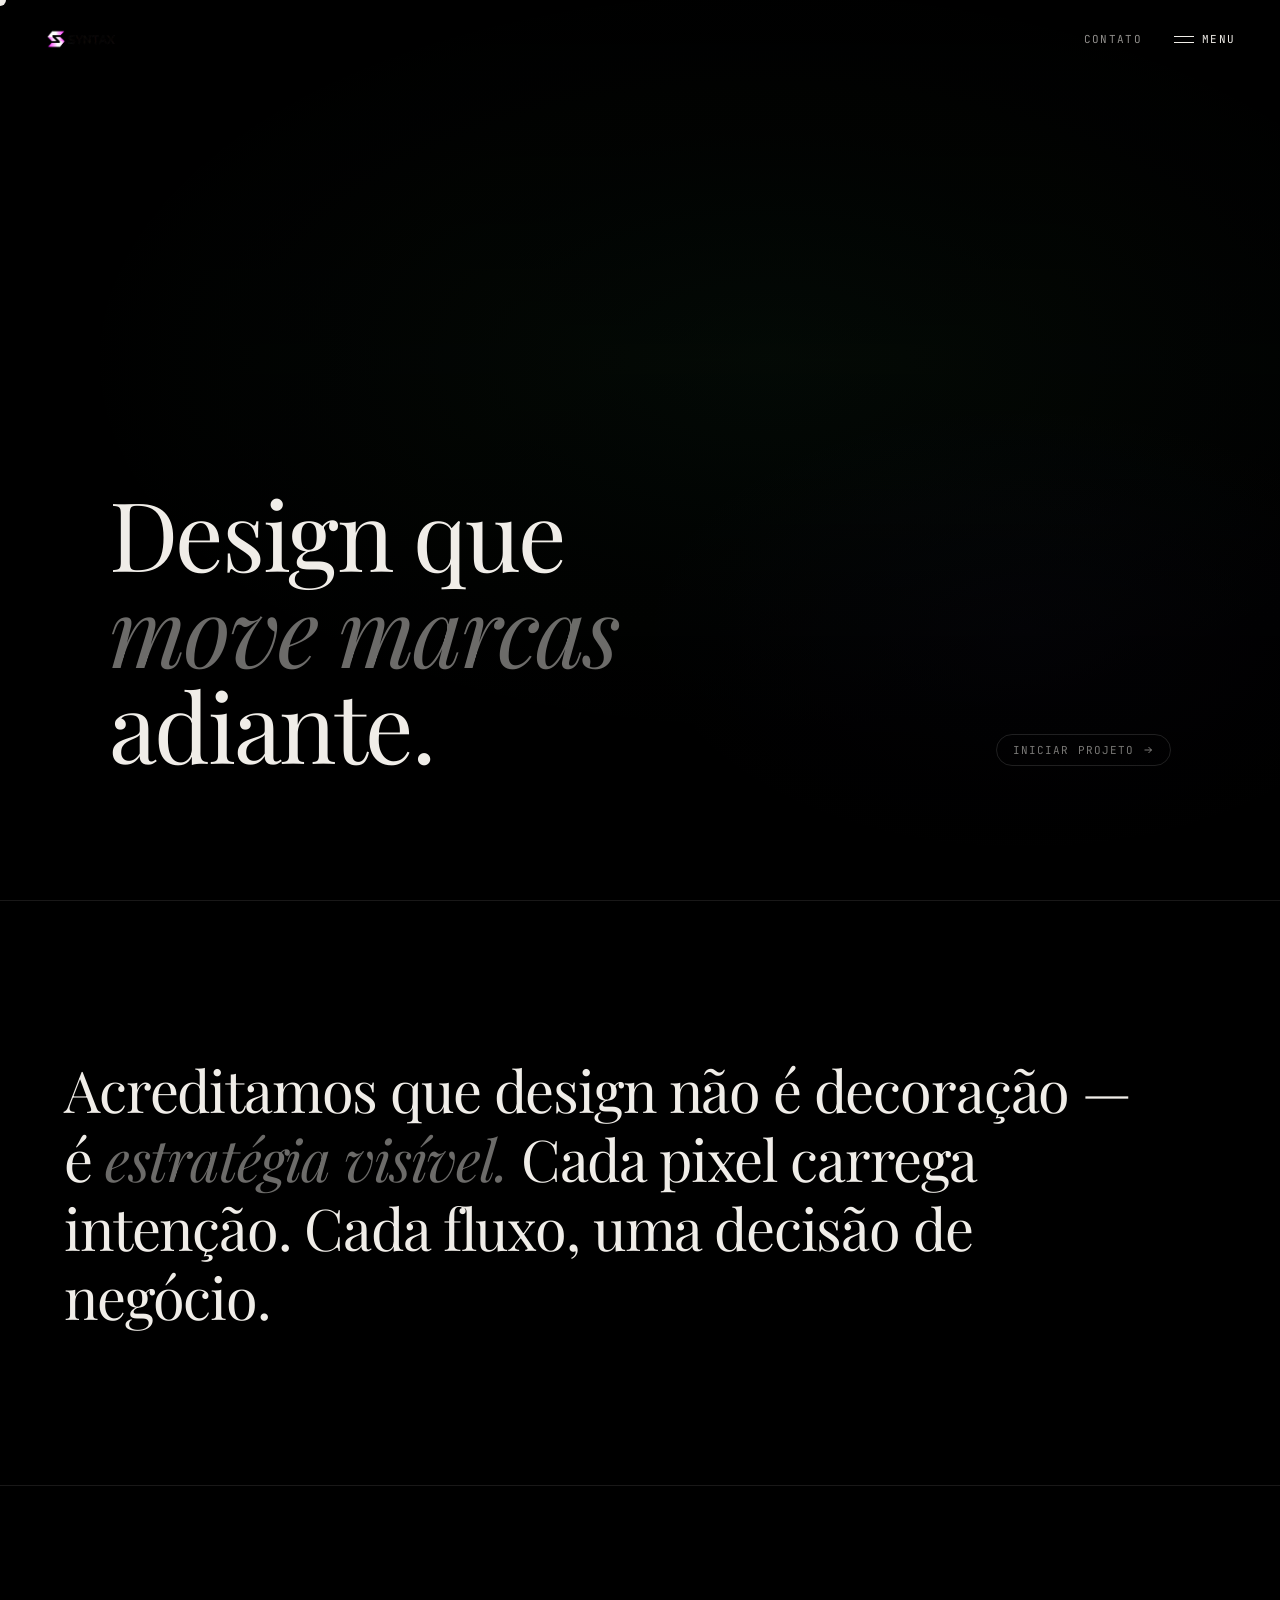
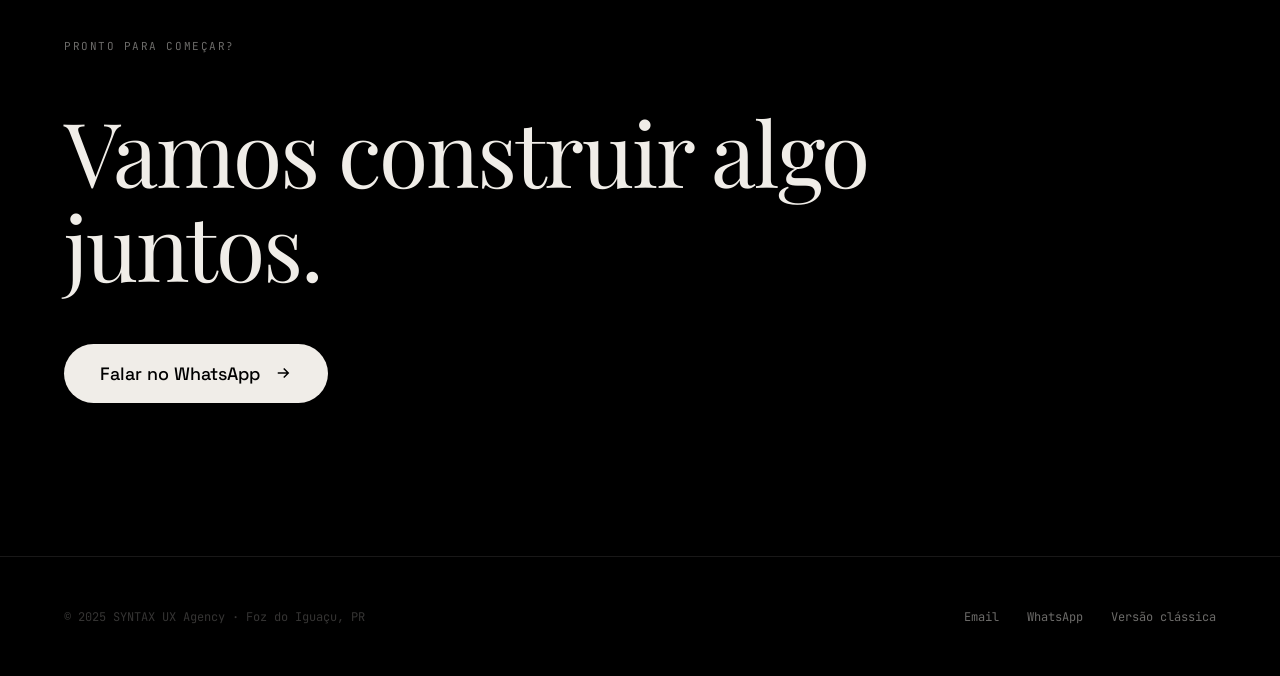
<file: v2/index.html>
<!DOCTYPE html>
<html lang="pt-BR">
<head>
  <meta charset="UTF-8"/>
  <meta name="viewport" content="width=device-width,initial-scale=1"/>
  <title>SYNTAX — Agência de UX & Product Design</title>
  <meta name="description" content="Produtos digitais que movem marcas adiante."/>
  <link rel="preconnect" href="https://fonts.googleapis.com"/>
  <link rel="preconnect" href="https://fonts.gstatic.com" crossorigin/>
  <link href="https://fonts.googleapis.com/css2?family=Playfair+Display:ital,wght@0,400;0,500;1,400&family=Space+Grotesk:wght@300;400;500&family=JetBrains+Mono:wght@400;500&display=swap" rel="stylesheet"/>
  <link rel="stylesheet" href="v2.css"/>
  <style>
    /* ── Hero full-screen ── */
    .v2-hero{
      position:relative; width:100%; height:100dvh;
      overflow:hidden; background:#000;
      display:flex; align-items:flex-end;
    }

    /* Slides */
    .hero-slides{ position:absolute; inset:0; }
    .hero-slide{
      position:absolute; inset:0;
      opacity:0; transition:opacity .7s cubic-bezier(.4,0,.2,1);
      will-change:opacity;
    }
    .hero-slide.active{ opacity:1; }
    .hero-slide img{
      width:100%; height:115%; object-fit:cover;
      transform:translateY(-7.5%);
      animation:none;
    }
    .hero-slide.active img{ animation:kenburns 8s ease-out forwards; }
    @keyframes kenburns{
      0%  { transform:translateY(-7.5%) scale(1.04); }
      100%{ transform:translateY(-7.5%) scale(1); }
    }
    /* dark overlay */
    .hero-overlay{
      position:absolute; inset:0;
      background:linear-gradient(
        to bottom,
        rgba(0,0,0,.55) 0%,
        rgba(0,0,0,.15) 40%,
        rgba(0,0,0,.55) 75%,
        rgba(0,0,0,.85) 100%
      );
    }
    /* default gradient when no project */
    .hero-default{
      position:absolute; inset:0;
      background:radial-gradient(ellipse 90% 70% at 60% 40%, rgba(63,191,106,.06) 0%, transparent 60%),
                 radial-gradient(ellipse 60% 50% at 80% 70%, rgba(100,80,200,.05) 0%, transparent 50%);
      transition:opacity .5s;
    }
    .has-active .hero-default{ opacity:0; }

    /* Project list sidebar */
    .hero-proj-list{
      position:absolute; left:clamp(20px,3.5vw,52px); top:50%;
      transform:translateY(-50%);
      display:flex; flex-direction:column; gap:4px;
      z-index:10;
    }
    .hero-proj-btn{
      display:inline-flex; align-items:center; gap:10px;
      font-family:var(--sans); font-size:clamp(13px,1.1vw,15px); font-weight:400;
      color:rgba(240,237,232,.55);
      background:rgba(255,255,255,.07); backdrop-filter:blur(10px);
      border:1px solid rgba(255,255,255,.08);
      border-radius:40px; padding:7px 16px 7px 12px;
      cursor:none; user-select:none;
      transition:color .25s, background .25s, border-color .25s, transform .2s;
      white-space:nowrap;
    }
    .hero-proj-btn .dot{
      width:7px; height:7px; border-radius:50%;
      background:transparent; border:1px solid rgba(255,255,255,.25);
      transition:background .25s, border-color .25s;
      flex-shrink:0;
    }
    .hero-proj-btn:hover,
    .hero-proj-btn.active{
      color:var(--fg);
      background:rgba(255,255,255,.13);
      border-color:rgba(255,255,255,.2);
    }
    .hero-proj-btn.active .dot{
      background:var(--green); border-color:var(--green);
    }
    .hero-proj-btn.all-work{
      margin-top:8px; color:rgba(240,237,232,.35);
      background:transparent; border-color:rgba(255,255,255,.06);
    }
    .hero-proj-btn.all-work:hover{ color:var(--fg); background:rgba(255,255,255,.07); }

    /* Hero description — top right */
    .hero-desc{
      position:absolute; right:clamp(20px,3.5vw,52px); top:clamp(100px,12vh,140px);
      width:clamp(200px,22vw,320px); z-index:10;
      opacity:0; transform:translateY(6px);
      transition:opacity .4s, transform .4s;
    }
    .has-active .hero-desc{ opacity:1; transform:none; }
    .hero-desc p{
      font-size:clamp(13px,1.1vw,15px); color:rgba(240,237,232,.7);
      line-height:1.65;
    }
    .hero-desc .hero-desc-tags{
      display:flex; flex-wrap:wrap; gap:5px; margin-top:12px;
    }
    .hero-desc .hero-desc-tag{
      font-family:var(--mono); font-size:10px; letter-spacing:.06em;
      border:1px solid rgba(255,255,255,.12); border-radius:40px;
      padding:3px 9px; color:rgba(240,237,232,.45);
    }

    /* Hero bottom: title + meta */
    .hero-bottom{
      position:relative; z-index:10;
      width:100%; padding:0 clamp(20px,3.5vw,52px) clamp(32px,4vw,52px);
      display:flex; align-items:flex-end; justify-content:space-between; gap:24px;
    }
    .hero-title-wrap{ flex:1; overflow:hidden; }
    .hero-big-title{
      font-family:var(--serif);
      font-size:clamp(44px,7.5vw,112px);
      font-weight:400; line-height:1.0; letter-spacing:-.025em;
      color:var(--fg);
      display:flex; flex-direction:column;
    }
    /* default title */
    .hero-title-default{
      transition:opacity .4s, transform .4s;
    }
    .has-active .hero-title-default{
      opacity:0; transform:translateY(-8px); pointer-events:none; position:absolute;
    }
    /* project title (revealed on hover) */
    .hero-title-proj{
      opacity:0; transform:translateY(12px);
      transition:opacity .45s .05s, transform .45s .05s;
      pointer-events:none;
    }
    .has-active .hero-title-proj{
      opacity:1; transform:none;
    }

    .hero-bottom-right{
      display:flex; flex-direction:column; align-items:flex-end; gap:10px;
      padding-bottom:6px;
    }
    .hero-cta-link{
      display:inline-flex; align-items:center; gap:8px;
      font-family:var(--mono); font-size:11px; letter-spacing:.1em;
      text-transform:uppercase; color:rgba(240,237,232,.5);
      border:1px solid rgba(255,255,255,.12); border-radius:40px;
      padding:8px 16px;
      transition:color .2s, border-color .2s;
    }
    .hero-cta-link:hover{ color:var(--fg); border-color:rgba(255,255,255,.3); }

    /* Nav on top of hero */
    .v2-nav{
      position:fixed; top:0; left:0; right:0; z-index:100;
      display:flex; align-items:center; justify-content:space-between;
      padding:clamp(18px,2.5vw,28px) clamp(20px,3.5vw,52px);
    }

    /* Mobile: stack differently */
    @media(max-width:700px){
      .hero-proj-list{
        position:static; transform:none;
        flex-direction:row; flex-wrap:wrap;
        gap:6px; order:-1;
        padding:clamp(80px,15vw,110px) clamp(16px,4vw,24px) 0;
        align-self:flex-start; width:100%;
      }
      .v2-hero{ flex-direction:column; align-items:stretch; }
      .hero-bottom{ flex-direction:column; align-items:flex-start; }
      .hero-desc{ position:static; width:auto; opacity:1 !important; transform:none !important; margin-top:8px; }
      .has-active .hero-desc{ opacity:1; transform:none; }
    }
  </style>
</head>
<body>

<div id="cursor"></div>
<div id="wipe"></div>

<!-- ── Nav ──────────────────────────────────────── -->
<nav class="v2-nav">
  <a href="#" class="v2-nav-logo">
    <img src="../assets/syntax-logo.png" alt="SYNTAX"/>
  </a>
  <div class="v2-nav-right">
    <a href="mailto:gabriel@uxsyntax.com.br" class="v2-nav-link">Contato</a>
    <button class="v2-menu-btn" id="menu-btn" aria-label="Menu">
      <span><i></i><i></i></span>
      MENU
    </button>
  </div>
</nav>

<!-- ── Menu overlay ─────────────────────────────── -->
<div id="menu-overlay">
  <div class="menu-top">
    <a href="#" class="v2-nav-logo" style="mix-blend-mode:normal">
      <img src="../assets/syntax-logo.png" alt="SYNTAX"/>
    </a>
    <button class="menu-close" id="menu-close">FECHAR ✕</button>
  </div>
  <nav class="menu-links">
    <a href="https://wa.me/5546999247368" target="_blank" rel="noopener">
      Iniciar projeto <span>01</span>
    </a>
    <a href="mailto:gabriel@uxsyntax.com.br">
      Contato <span>02</span>
    </a>
    <a href="../admin.html" data-wipe>
      Admin <span>03</span>
    </a>
  </nav>
  <div class="menu-bottom">
    <p>© 2025 SYNTAX. Todos os direitos reservados.</p>
    <a href="mailto:gabriel@uxsyntax.com.br">gabriel@uxsyntax.com.br</a>
  </div>
</div>

<!-- ── Hero ─────────────────────────────────────── -->
<header class="v2-hero" id="hero">

  <!-- Image slides -->
  <div class="hero-slides" id="hero-slides"></div>
  <div class="hero-default"></div>
  <div class="hero-overlay"></div>

  <!-- Project list (left) -->
  <div class="hero-proj-list" id="hero-proj-list">
    <!-- populated by JS -->
  </div>

  <!-- Description (top right) -->
  <div class="hero-desc" id="hero-desc">
    <p id="hero-desc-text"></p>
    <div class="hero-desc-tags" id="hero-desc-tags"></div>
  </div>

  <!-- Bottom: title + CTA -->
  <div class="hero-bottom">
    <div class="hero-title-wrap">
      <div class="hero-big-title">
        <span class="hero-title-default">
          Design que<br/><em style="color:rgba(240,237,232,.45)">move marcas</em><br/>adiante.
        </span>
        <span class="hero-title-proj" id="hero-title-proj"></span>
      </div>
    </div>
    <div class="hero-bottom-right">
      <a class="hero-cta-link" href="https://wa.me/5546999247368" target="_blank" rel="noopener">
        Iniciar projeto
        <svg width="12" height="12" viewBox="0 0 24 24" fill="none" stroke="currentColor" stroke-width="2"><path d="M5 12h14M13 6l6 6-6 6"/></svg>
      </a>
    </div>
  </div>
</header>

<!-- ── Manifesto ─────────────────────────────────── -->
<section class="v2-manifesto v2-reveal">
  <p class="v2-manifesto-text">
    Acreditamos que design não é decoração —
    é <em>estratégia visível.</em>
    Cada pixel carrega intenção. Cada fluxo,
    uma decisão de negócio.
  </p>
</section>

<!-- ── CTA ──────────────────────────────────────── -->
<section class="v2-cta v2-reveal">
  <p class="v2-cta-eyebrow">Pronto para começar?</p>
  <h2 class="v2-cta-title">Vamos construir algo juntos.</h2>
  <a class="v2-cta-btn" href="https://wa.me/5546999247368" target="_blank" rel="noopener" data-cursor>
    Falar no WhatsApp
    <svg width="18" height="18" viewBox="0 0 24 24" fill="none" stroke="currentColor" stroke-width="2"><path d="M5 12h14M13 6l6 6-6 6"/></svg>
  </a>
</section>

<!-- ── Footer ────────────────────────────────────── -->
<footer class="v2-foot">
  <p>© 2025 SYNTAX UX Agency · Foz do Iguaçu, PR</p>
  <div class="v2-foot-links">
    <a href="mailto:gabriel@uxsyntax.com.br">Email</a>
    <a href="https://wa.me/5546999247368" target="_blank" rel="noopener">WhatsApp</a>
    <a href="../index.html" data-wipe>Versão clássica</a>
  </div>
</footer>

<script src="js/v2-db.js"></script>
<script>
(async function(){
  const hero       = document.getElementById('hero');
  const slideWrap  = document.getElementById('hero-slides');
  const projList   = document.getElementById('hero-proj-list');
  const heroTitle  = document.getElementById('hero-title-proj');
  const heroDesc   = document.getElementById('hero-desc-text');
  const heroTags   = document.getElementById('hero-desc-tags');

  if(typeof window.__v2db === 'undefined') return;
  const projects = await window.__v2db.fetchProjects();
  if(!projects.length) return;

  let activeIdx = -1;
  let leaveTimer = null;

  // Build slides
  projects.forEach((p, i) => {
    const slide = document.createElement('div');
    slide.className = 'hero-slide';
    if(p.cover_url){
      const img = document.createElement('img');
      img.src = p.cover_url;
      img.alt = '';
      img.loading = i === 0 ? 'eager' : 'lazy';
      slide.appendChild(img);
    }
    slideWrap.appendChild(slide);
  });

  const slides = slideWrap.querySelectorAll('.hero-slide');

  function activate(idx){
    if(activeIdx === idx) return;
    clearTimeout(leaveTimer);

    // deactivate old
    if(activeIdx >= 0) slides[activeIdx]?.classList.remove('active');

    activeIdx = idx;

    if(idx < 0){
      hero.classList.remove('has-active');
      return;
    }

    slides[idx]?.classList.add('active');
    hero.classList.add('has-active');

    const p = projects[idx];
    const cleanTitle = (p.title||'').replace(/^SITE\s*-\s*/i,'').replace(/^APP\s*-\s*/i,'');
    heroTitle.textContent  = cleanTitle;
    heroDesc.textContent   = p.summary || p.subtitle || '';
    heroTags.innerHTML = (p.tags||[]).slice(0,4)
      .map(t=>`<span class="hero-desc-tag">${t.replace(/^#/,'')}</span>`).join('');

    // mark active btn
    projList.querySelectorAll('.hero-proj-btn[data-idx]').forEach(b => {
      b.classList.toggle('active', +b.dataset.idx === idx);
    });
  }

  function deactivateDelayed(){
    leaveTimer = setTimeout(()=> activate(-1), 220);
  }

  // Build project buttons
  projects.forEach((p, i) => {
    const cleanTitle = (p.title||'').replace(/^SITE\s*-\s*/i,'').replace(/^APP\s*-\s*/i,'');
    const btn = document.createElement('button');
    btn.className = 'hero-proj-btn';
    btn.dataset.idx = i;
    btn.innerHTML = `<span class="dot"></span>${cleanTitle}`;
    btn.addEventListener('mouseenter', () => activate(i));
    btn.addEventListener('mouseleave', deactivateDelayed);
    btn.addEventListener('click', () => {
      const slug = p.slug || p.id;
      navigateTo(`case.html?s=${encodeURIComponent(slug)}`);
    });
    projList.appendChild(btn);
  });

  // "All Work" button
  const allBtn = document.createElement('button');
  allBtn.className = 'hero-proj-btn all-work';
  allBtn.innerHTML = `<span class="dot"></span>Todos os projetos`;
  allBtn.addEventListener('click', () => {
    document.querySelector('.v2-manifesto')?.scrollIntoView({ behavior:'smooth' });
  });
  projList.appendChild(allBtn);

  // keep active while hovering hero desc or slides
  [slideWrap, document.getElementById('hero-desc')].forEach(el => {
    el?.addEventListener('mouseenter', () => clearTimeout(leaveTimer));
    el?.addEventListener('mouseleave', deactivateDelayed);
  });
})();
</script>
<script src="js/v2-app.js"></script>
</body>
</html>
</file>
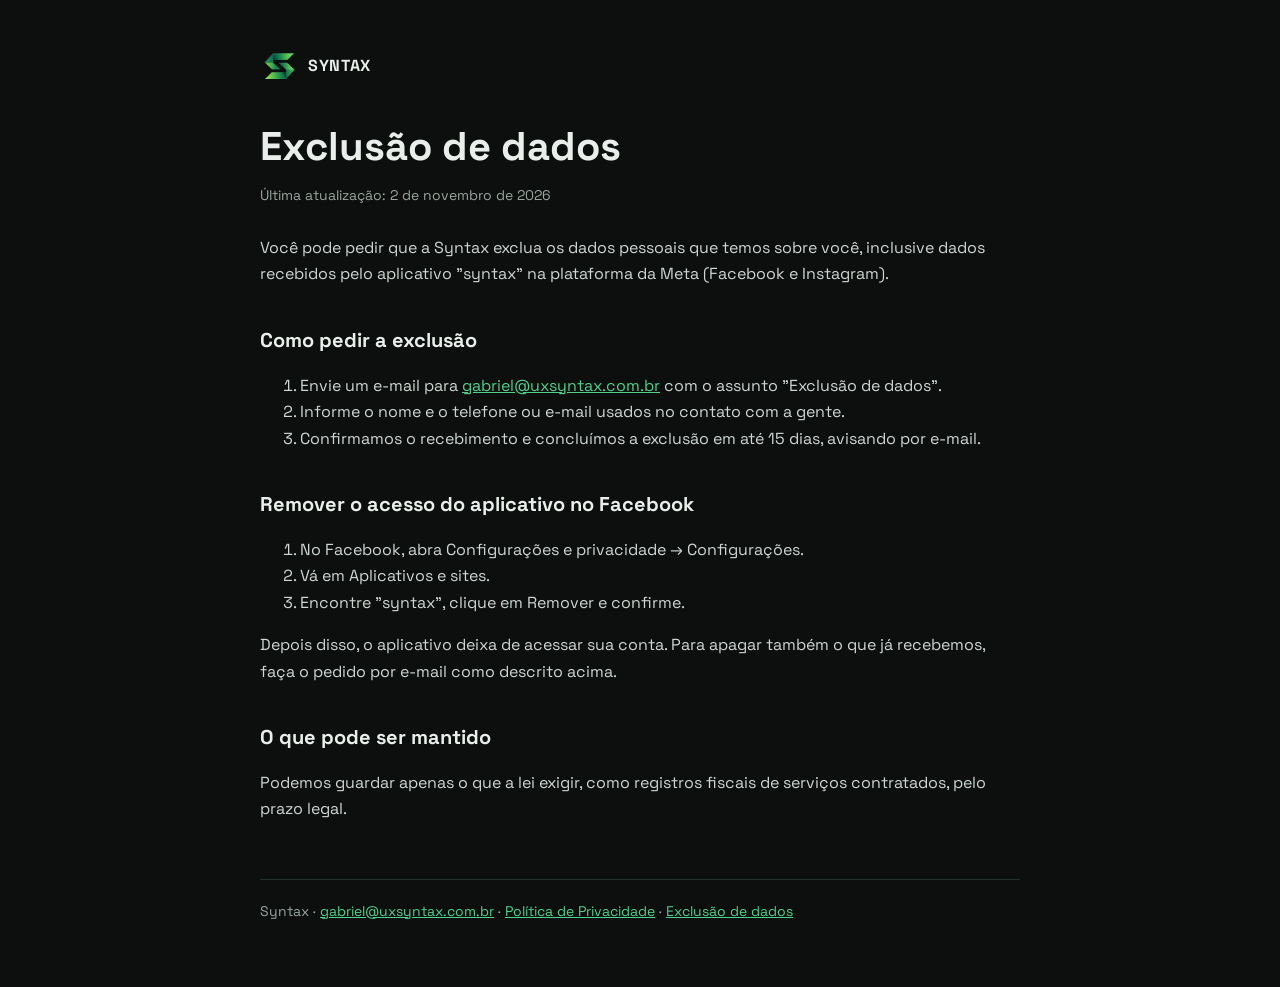
<file: exclusao-de-dados.html>
<!doctype html>
<html lang="pt-BR">
<head>
<meta charset="utf-8"/>
<meta name="viewport" content="width=device-width, initial-scale=1"/>
<title>Exclusão de dados · Syntax</title>
<link rel="icon" type="image/png" href="assets/syntax-mark.png"/>
<link href="https://fonts.googleapis.com/css2?family=Space+Grotesk:wght@400;500;600;700&display=swap" rel="stylesheet"/>
<style>
:root{--bg:#0d0f0e;--fg:#e9eeea;--muted:#9aa59e;--line:#26302b;--green:#4fd18b}
*{box-sizing:border-box}
body{margin:0;background:var(--bg);color:var(--fg);font:16px/1.65 "Space Grotesk",system-ui,sans-serif;padding:48px max(20px,env(safe-area-inset-left)) 64px max(20px,env(safe-area-inset-right))}
main{max-width:760px;margin:0 auto}
a{color:var(--green)}
header{display:flex;align-items:center;gap:12px;margin-bottom:40px}
header img{width:36px;height:36px}
header a{color:var(--fg);text-decoration:none;font-weight:700;letter-spacing:.04em}
h1{font-size:clamp(28px,5vw,40px);line-height:1.15;margin:0 0 8px}
h2{font-size:20px;margin:36px 0 8px}
p,li{color:#cfd7d2}
.meta{color:var(--muted);font-size:14px;margin-bottom:28px}
footer{margin-top:56px;padding-top:20px;border-top:1px solid var(--line);color:var(--muted);font-size:14px}
</style>
</head>
<body>
<main>
<header><img src="assets/syntax-mark.png" alt=""/><a href="/">SYNTAX</a></header>
<h1>Exclusão de dados</h1>
<p class="meta">Última atualização: 2 de novembro de 2026</p>
<p>Você pode pedir que a Syntax exclua os dados pessoais que temos sobre você, inclusive dados recebidos pelo aplicativo "syntax" na plataforma da Meta (Facebook e Instagram).</p>

<h2>Como pedir a exclusão</h2>
<ol>
<li>Envie um e-mail para <a href="mailto:gabriel@uxsyntax.com.br?subject=Exclus%C3%A3o%20de%20dados">gabriel@uxsyntax.com.br</a> com o assunto "Exclusão de dados".</li>
<li>Informe o nome e o telefone ou e-mail usados no contato com a gente.</li>
<li>Confirmamos o recebimento e concluímos a exclusão em até 15 dias, avisando por e-mail.</li>
</ol>

<h2>Remover o acesso do aplicativo no Facebook</h2>
<ol>
<li>No Facebook, abra Configurações e privacidade → Configurações.</li>
<li>Vá em Aplicativos e sites.</li>
<li>Encontre "syntax", clique em Remover e confirme.</li>
</ol>
<p>Depois disso, o aplicativo deixa de acessar sua conta. Para apagar também o que já recebemos, faça o pedido por e-mail como descrito acima.</p>

<h2>O que pode ser mantido</h2>
<p>Podemos guardar apenas o que a lei exigir, como registros fiscais de serviços contratados, pelo prazo legal.</p>
<footer>Syntax · <a href="mailto:gabriel@uxsyntax.com.br">gabriel@uxsyntax.com.br</a> · <a href="/privacidade.html">Política de Privacidade</a> · <a href="/exclusao-de-dados.html">Exclusão de dados</a></footer>
</main>
</body>
</html>
</file>
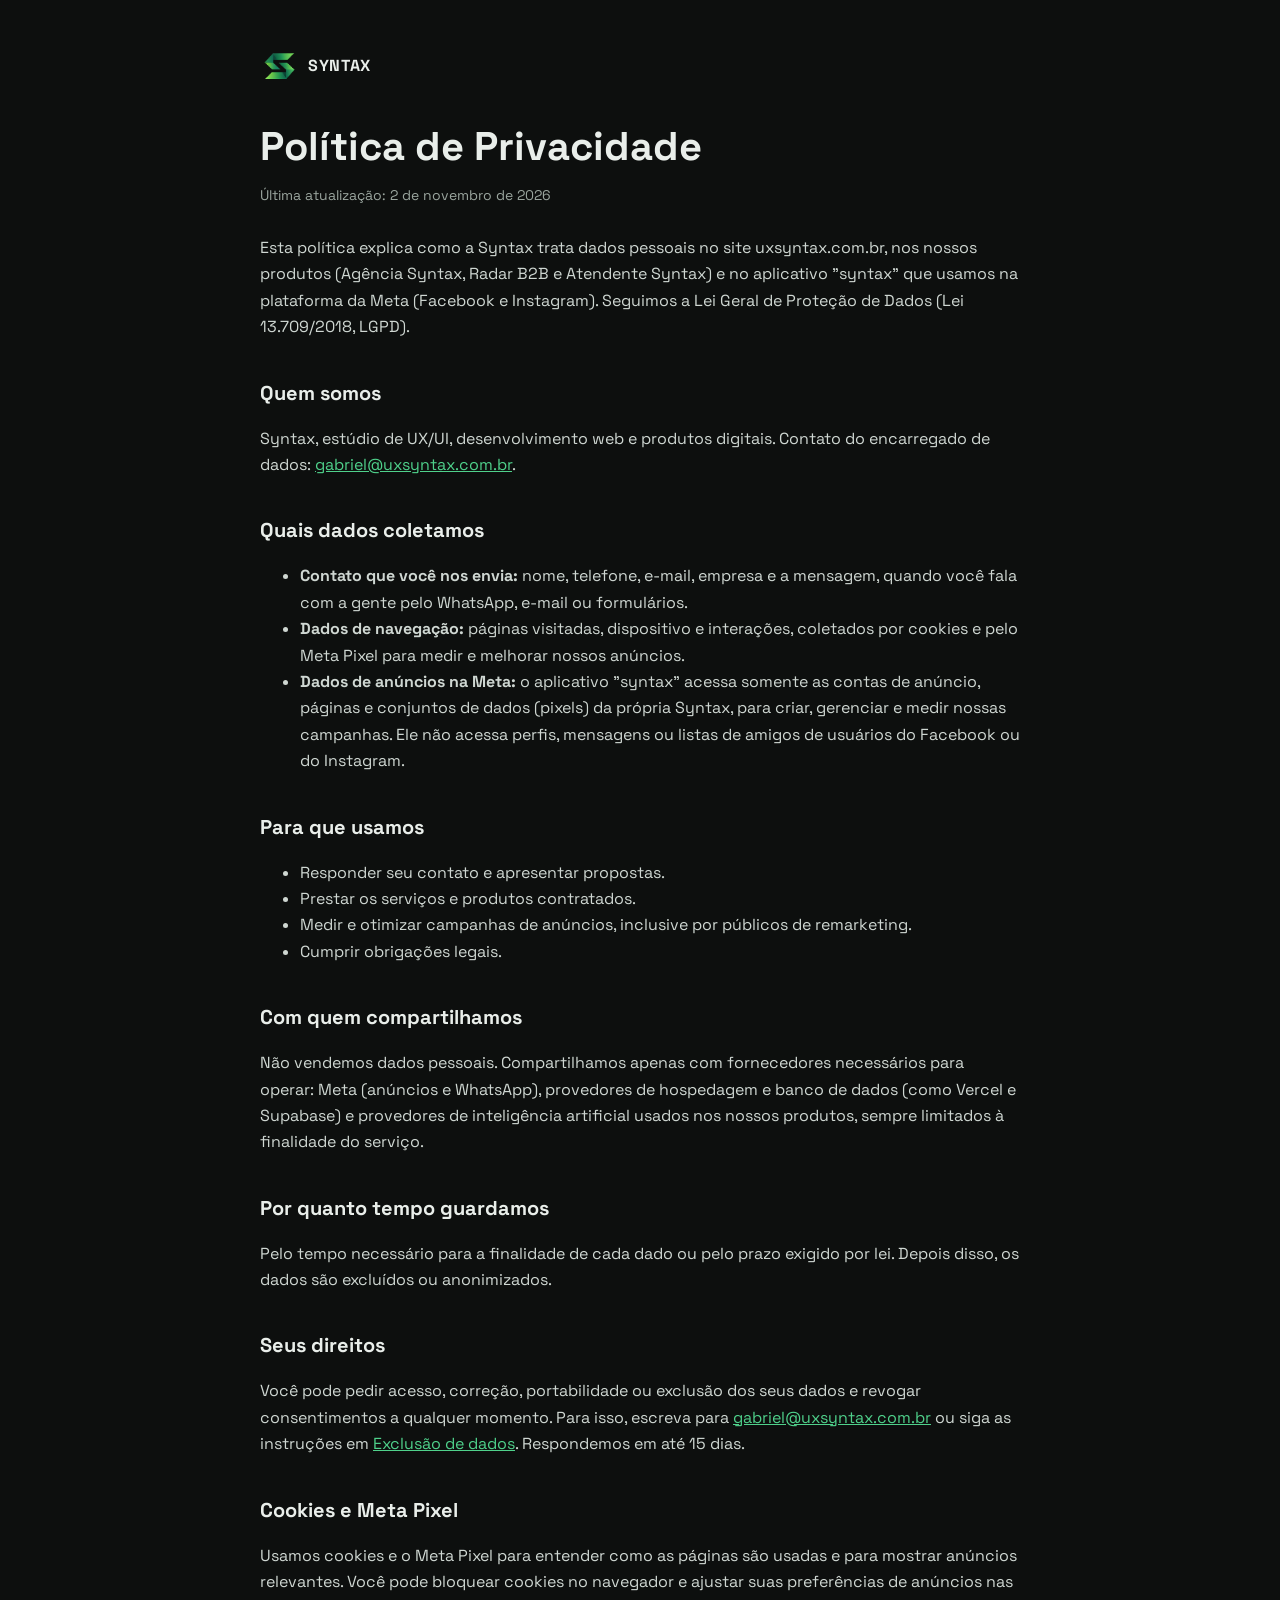
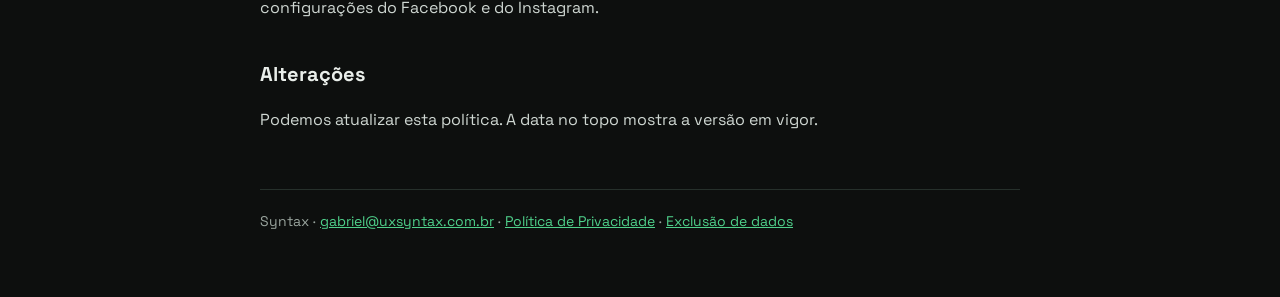
<file: privacidade.html>
<!doctype html>
<html lang="pt-BR">
<head>
<meta charset="utf-8"/>
<meta name="viewport" content="width=device-width, initial-scale=1"/>
<title>Política de Privacidade · Syntax</title>
<link rel="icon" type="image/png" href="assets/syntax-mark.png"/>
<link href="https://fonts.googleapis.com/css2?family=Space+Grotesk:wght@400;500;600;700&display=swap" rel="stylesheet"/>
<style>
:root{--bg:#0d0f0e;--fg:#e9eeea;--muted:#9aa59e;--line:#26302b;--green:#4fd18b}
*{box-sizing:border-box}
body{margin:0;background:var(--bg);color:var(--fg);font:16px/1.65 "Space Grotesk",system-ui,sans-serif;padding:48px max(20px,env(safe-area-inset-left)) 64px max(20px,env(safe-area-inset-right))}
main{max-width:760px;margin:0 auto}
a{color:var(--green)}
header{display:flex;align-items:center;gap:12px;margin-bottom:40px}
header img{width:36px;height:36px}
header a{color:var(--fg);text-decoration:none;font-weight:700;letter-spacing:.04em}
h1{font-size:clamp(28px,5vw,40px);line-height:1.15;margin:0 0 8px}
h2{font-size:20px;margin:36px 0 8px}
p,li{color:#cfd7d2}
.meta{color:var(--muted);font-size:14px;margin-bottom:28px}
footer{margin-top:56px;padding-top:20px;border-top:1px solid var(--line);color:var(--muted);font-size:14px}
</style>
</head>
<body>
<main>
<header><img src="assets/syntax-mark.png" alt=""/><a href="/">SYNTAX</a></header>
<h1>Política de Privacidade</h1>
<p class="meta">Última atualização: 2 de novembro de 2026</p>
<p>Esta política explica como a Syntax trata dados pessoais no site uxsyntax.com.br, nos nossos produtos (Agência Syntax, Radar B2B e Atendente Syntax) e no aplicativo "syntax" que usamos na plataforma da Meta (Facebook e Instagram). Seguimos a Lei Geral de Proteção de Dados (Lei 13.709/2018, LGPD).</p>

<h2>Quem somos</h2>
<p>Syntax, estúdio de UX/UI, desenvolvimento web e produtos digitais. Contato do encarregado de dados: <a href="mailto:gabriel@uxsyntax.com.br">gabriel@uxsyntax.com.br</a>.</p>

<h2>Quais dados coletamos</h2>
<ul>
<li><strong>Contato que você nos envia:</strong> nome, telefone, e-mail, empresa e a mensagem, quando você fala com a gente pelo WhatsApp, e-mail ou formulários.</li>
<li><strong>Dados de navegação:</strong> páginas visitadas, dispositivo e interações, coletados por cookies e pelo Meta Pixel para medir e melhorar nossos anúncios.</li>
<li><strong>Dados de anúncios na Meta:</strong> o aplicativo "syntax" acessa somente as contas de anúncio, páginas e conjuntos de dados (pixels) da própria Syntax, para criar, gerenciar e medir nossas campanhas. Ele não acessa perfis, mensagens ou listas de amigos de usuários do Facebook ou do Instagram.</li>
</ul>

<h2>Para que usamos</h2>
<ul>
<li>Responder seu contato e apresentar propostas.</li>
<li>Prestar os serviços e produtos contratados.</li>
<li>Medir e otimizar campanhas de anúncios, inclusive por públicos de remarketing.</li>
<li>Cumprir obrigações legais.</li>
</ul>

<h2>Com quem compartilhamos</h2>
<p>Não vendemos dados pessoais. Compartilhamos apenas com fornecedores necessários para operar: Meta (anúncios e WhatsApp), provedores de hospedagem e banco de dados (como Vercel e Supabase) e provedores de inteligência artificial usados nos nossos produtos, sempre limitados à finalidade do serviço.</p>

<h2>Por quanto tempo guardamos</h2>
<p>Pelo tempo necessário para a finalidade de cada dado ou pelo prazo exigido por lei. Depois disso, os dados são excluídos ou anonimizados.</p>

<h2>Seus direitos</h2>
<p>Você pode pedir acesso, correção, portabilidade ou exclusão dos seus dados e revogar consentimentos a qualquer momento. Para isso, escreva para <a href="mailto:gabriel@uxsyntax.com.br">gabriel@uxsyntax.com.br</a> ou siga as instruções em <a href="/exclusao-de-dados.html">Exclusão de dados</a>. Respondemos em até 15 dias.</p>

<h2>Cookies e Meta Pixel</h2>
<p>Usamos cookies e o Meta Pixel para entender como as páginas são usadas e para mostrar anúncios relevantes. Você pode bloquear cookies no navegador e ajustar suas preferências de anúncios nas configurações do Facebook e do Instagram.</p>

<h2>Alterações</h2>
<p>Podemos atualizar esta política. A data no topo mostra a versão em vigor.</p>
<footer>Syntax · <a href="mailto:gabriel@uxsyntax.com.br">gabriel@uxsyntax.com.br</a> · <a href="/privacidade.html">Política de Privacidade</a> · <a href="/exclusao-de-dados.html">Exclusão de dados</a></footer>
</main>
</body>
</html>
</file>
<file: v2/v2.css>
/* ============================================================
   SYNTAX v2 — Metalab-inspired
   ============================================================ */

@import url('https://fonts.googleapis.com/css2?family=Playfair+Display:ital,wght@0,400;0,500;0,700;1,400;1,500&family=Space+Grotesk:wght@300;400;500;600&family=JetBrains+Mono:wght@400;500&display=swap');

:root{
  --bg:    #000;
  --fg:    #f0ede8;
  --muted: rgba(240,237,232,.45);
  --faint: rgba(240,237,232,.22);
  --line:  rgba(240,237,232,.1);
  --green: #3fbf6a;
  --serif: 'Playfair Display', Georgia, serif;
  --sans:  'Space Grotesk', system-ui, sans-serif;
  --mono:  'JetBrains Mono', ui-monospace, monospace;
  --ease:  cubic-bezier(.22,.61,.36,1);
  --ease-out: cubic-bezier(0,.55,.45,1);
}

*{ box-sizing:border-box; margin:0; padding:0; }
html{ scroll-behavior:smooth; }
body{
  background:var(--bg); color:var(--fg);
  font-family:var(--sans); font-size:16px;
  -webkit-font-smoothing:antialiased;
  overflow-x:hidden; cursor:none;
}
a{ color:inherit; text-decoration:none; cursor:none; }
img{ display:block; max-width:100%; }
button{ font:inherit; color:inherit; background:none; border:none; cursor:none; }

/* ── Custom cursor ─────────────────────────────────────── */
#cursor{
  position:fixed; top:0; left:0; z-index:9999;
  pointer-events:none;
  width:12px; height:12px;
  border-radius:50%;
  background:var(--fg);
  transform:translate(-50%,-50%);
  transition:width .25s var(--ease), height .25s var(--ease),
             background .25s, opacity .3s;
  mix-blend-mode:difference;
}
#cursor.grow{ width:60px; height:60px; }
#cursor.hidden{ opacity:0; }

/* ── Page transition wipe ──────────────────────────────── */
#wipe{
  position:fixed; inset:0; z-index:9998;
  background:var(--fg);
  transform:scaleY(0);
  transform-origin:bottom;
}
#wipe.enter{
  animation:wipeIn .6s var(--ease) forwards;
}
#wipe.leave{
  animation:wipeOut .5s var(--ease-out) forwards;
}
@keyframes wipeIn{
  0%  { transform:scaleY(0); transform-origin:bottom; }
  100%{ transform:scaleY(1); transform-origin:bottom; }
}
@keyframes wipeOut{
  0%  { transform:scaleY(1); transform-origin:top; }
  100%{ transform:scaleY(0); transform-origin:top; }
}

/* ── Layout ────────────────────────────────────────────── */
.wrap{ max-width:1320px; margin:0 auto; padding:0 clamp(20px,5vw,80px); }

/* ── Nav ───────────────────────────────────────────────── */
.v2-nav{
  position:fixed; top:0; left:0; right:0; z-index:100;
  display:flex; align-items:center; justify-content:space-between;
  padding:clamp(18px,3vw,32px) clamp(20px,5vw,80px);
  mix-blend-mode:difference;
}
.v2-nav-logo{
  font-family:var(--serif); font-size:18px; font-weight:500;
  letter-spacing:.02em; color:var(--fg);
}
.v2-nav-logo img{ height:22px; filter:invert(1) brightness(2); }
.v2-nav-right{ display:flex; align-items:center; gap:32px; }
.v2-nav-link{
  font-family:var(--mono); font-size:11px; letter-spacing:.12em;
  text-transform:uppercase; color:var(--fg); opacity:.6;
  transition:opacity .2s;
}
.v2-nav-link:hover{ opacity:1; }
.v2-menu-btn{
  font-family:var(--mono); font-size:11px; letter-spacing:.12em;
  text-transform:uppercase; color:var(--fg);
  display:flex; align-items:center; gap:8px;
}
.v2-menu-btn span{ display:flex; flex-direction:column; gap:5px; }
.v2-menu-btn span i{ display:block; width:20px; height:1px; background:var(--fg); transition:.3s; }

/* ── Menu overlay ──────────────────────────────────────── */
#menu-overlay{
  position:fixed; inset:0; z-index:200;
  background:#000;
  display:flex; flex-direction:column;
  justify-content:space-between;
  padding:clamp(18px,3vw,32px) clamp(20px,5vw,80px) clamp(32px,5vw,60px);
  opacity:0; pointer-events:none;
  transition:opacity .4s var(--ease);
}
#menu-overlay.open{ opacity:1; pointer-events:all; }
.menu-top{ display:flex; justify-content:space-between; align-items:center; }
.menu-close{
  font-family:var(--mono); font-size:11px; letter-spacing:.12em;
  text-transform:uppercase; color:var(--fg);
}
.menu-links{ display:flex; flex-direction:column; gap:0; }
.menu-links a{
  font-family:var(--serif); font-size:clamp(40px,8vw,96px);
  font-weight:400; line-height:1.1; color:var(--fg);
  border-top:1px solid var(--line);
  padding:clamp(14px,2vw,28px) 0;
  display:flex; align-items:center; justify-content:space-between;
  overflow:hidden; transition:color .3s;
}
.menu-links a:last-child{ border-bottom:1px solid var(--line); }
.menu-links a:hover{ color:var(--green); }
.menu-links a span{ font-family:var(--mono); font-size:12px; opacity:.4; }
.menu-bottom{
  display:flex; justify-content:space-between; align-items:flex-end;
  flex-wrap:wrap; gap:20px;
}
.menu-bottom p{ font-size:13px; color:var(--muted); }
.menu-bottom a{ font-size:13px; color:var(--fg); }

/* ── Hero ──────────────────────────────────────────────── */
.v2-hero{
  min-height:100dvh; display:flex; flex-direction:column;
  justify-content:flex-end;
  padding:0 clamp(20px,5vw,80px) clamp(48px,6vw,88px);
  position:relative; overflow:hidden;
}
.v2-hero-bg{
  position:absolute; inset:0; z-index:0;
  background:radial-gradient(ellipse 80% 60% at 70% 30%, rgba(63,191,106,.04) 0%, transparent 60%);
}
.v2-hero-content{ position:relative; z-index:1; }
.v2-hero-eyebrow{
  font-family:var(--mono); font-size:11px; letter-spacing:.14em;
  text-transform:uppercase; color:var(--muted);
  margin-bottom:clamp(24px,4vw,48px);
  display:flex; align-items:center; gap:12px;
}
.v2-hero-eyebrow::before{
  content:''; display:block;
  width:32px; height:1px; background:var(--green);
}
.v2-hero-title{
  font-family:var(--serif);
  font-size:clamp(52px,8.5vw,128px);
  font-weight:400; line-height:1.05;
  letter-spacing:-.02em;
  margin-bottom:clamp(48px,6vw,88px);
}
.v2-hero-title em{ font-style:italic; color:var(--muted); }
.v2-hero-bottom{
  display:flex; align-items:flex-end; justify-content:space-between;
  flex-wrap:wrap; gap:32px;
}
.v2-hero-tags{ display:flex; flex-wrap:wrap; gap:8px; }
.v2-hero-tag{
  font-family:var(--mono); font-size:11px; letter-spacing:.08em;
  border:1px solid var(--line); border-radius:40px;
  padding:6px 14px; color:var(--muted);
}
.v2-hero-scroll{
  font-family:var(--mono); font-size:11px; letter-spacing:.1em;
  text-transform:uppercase; color:var(--muted);
  display:flex; align-items:center; gap:10px;
}
.v2-hero-scroll::after{
  content:''; display:block; width:1px; height:40px;
  background:var(--faint); animation:scrollLine 2s ease-in-out infinite;
}
@keyframes scrollLine{
  0%,100%{ transform:scaleY(1); opacity:.4; }
  50%{ transform:scaleY(.6); opacity:1; }
}

/* ── Projects list ─────────────────────────────────────── */
.v2-projects{ padding:clamp(80px,10vw,140px) 0; }
.v2-projects-head{
  padding:0 clamp(20px,5vw,80px);
  margin-bottom:clamp(48px,6vw,80px);
  display:flex; align-items:baseline; justify-content:space-between; gap:24px;
}
.v2-projects-head h2{
  font-family:var(--serif); font-size:clamp(13px,1.2vw,16px);
  font-weight:400; color:var(--muted); letter-spacing:.06em;
  text-transform:uppercase; font-style:italic;
}
.v2-projects-count{
  font-family:var(--mono); font-size:11px; color:var(--faint);
}

.v2-proj-item{
  border-top:1px solid var(--line);
  padding:0 clamp(20px,5vw,80px);
  overflow:hidden;
}
.v2-proj-item:last-child{ border-bottom:1px solid var(--line); }

.v2-proj-header{
  display:grid;
  grid-template-columns: 3fr 1fr 1fr;
  align-items:center;
  padding:clamp(24px,3vw,40px) 0;
  gap:24px;
  transition:opacity .3s;
}
.v2-proj-item:hover .v2-proj-header{ opacity:.7; }

.v2-proj-name{
  font-family:var(--serif);
  font-size:clamp(28px,4.5vw,64px);
  font-weight:400; letter-spacing:-.02em;
  line-height:1.1;
  transition:color .3s;
}
.v2-proj-item:hover .v2-proj-name{ color:var(--fg); }

.v2-proj-tags{ display:flex; flex-wrap:wrap; gap:6px; }
.v2-proj-tag{
  font-family:var(--mono); font-size:10px; letter-spacing:.06em;
  border:1px solid var(--line); border-radius:40px;
  padding:4px 10px; color:var(--muted); white-space:nowrap;
}

.v2-proj-meta{
  text-align:right;
  font-family:var(--mono); font-size:11px; color:var(--faint);
  white-space:nowrap;
}

.v2-proj-body{
  display:grid; grid-template-columns:1fr 2fr; gap:clamp(24px,4vw,60px);
  padding-bottom:clamp(40px,5vw,72px);
  max-height:0; overflow:hidden;
  transition:max-height .7s var(--ease), padding .5s var(--ease);
}
.v2-proj-item.open .v2-proj-body{
  max-height:900px;
}
.v2-proj-desc{
  font-size:clamp(14px,1.3vw,17px); color:var(--muted); line-height:1.7;
  padding-top:4px;
}
.v2-proj-image-wrap{
  position:relative; overflow:hidden;
  border-radius:4px; aspect-ratio:16/9;
}
.v2-proj-image-wrap img{
  width:100%; height:120%; object-fit:cover;
  transform:translateY(0);
  transition:transform .1s linear;
}
.v2-proj-cta{
  display:inline-flex; align-items:center; gap:8px;
  margin-top:24px;
  font-family:var(--mono); font-size:11px; letter-spacing:.1em;
  text-transform:uppercase; color:var(--fg);
  border-bottom:1px solid var(--line); padding-bottom:4px;
  transition:border-color .2s, gap .2s;
}
.v2-proj-cta:hover{ border-color:var(--fg); gap:14px; }

/* ── Manifesto strip ───────────────────────────────────── */
.v2-manifesto{
  padding:clamp(100px,12vw,160px) clamp(20px,5vw,80px);
  border-top:1px solid var(--line);
}
.v2-manifesto-text{
  font-family:var(--serif);
  font-size:clamp(28px,4.5vw,68px);
  font-weight:400; line-height:1.2;
  letter-spacing:-.02em; max-width:1100px;
}
.v2-manifesto-text em{ font-style:italic; color:var(--muted); }

/* ── CTA section ───────────────────────────────────────── */
.v2-cta{
  padding:clamp(100px,12vw,160px) clamp(20px,5vw,80px);
  border-top:1px solid var(--line);
  display:flex; flex-direction:column; align-items:flex-start;
  gap:clamp(32px,4vw,56px);
}
.v2-cta-eyebrow{
  font-family:var(--mono); font-size:11px; letter-spacing:.14em;
  text-transform:uppercase; color:var(--muted);
}
.v2-cta-title{
  font-family:var(--serif);
  font-size:clamp(40px,7vw,104px);
  font-weight:400; line-height:1.05;
  letter-spacing:-.025em; max-width:900px;
}
.v2-cta-btn{
  display:inline-flex; align-items:center; gap:14px;
  font-family:var(--sans); font-size:clamp(15px,1.4vw,18px); font-weight:500;
  color:#000; background:var(--fg);
  padding:18px 36px; border-radius:60px;
  transition:background .25s, gap .25s, transform .2s;
}
.v2-cta-btn:hover{ background:var(--green); gap:22px; transform:translateY(-2px); }
.v2-cta-btn svg{ transition:transform .2s; }
.v2-cta-btn:hover svg{ transform:rotate(-45deg); }

/* ── Footer ────────────────────────────────────────────── */
.v2-foot{
  border-top:1px solid var(--line);
  padding:clamp(32px,4vw,56px) clamp(20px,5vw,80px);
  display:flex; justify-content:space-between; align-items:center;
  flex-wrap:wrap; gap:20px;
}
.v2-foot p{ font-size:12px; color:var(--faint); font-family:var(--mono); }
.v2-foot-links{ display:flex; gap:28px; }
.v2-foot-links a{ font-size:12px; color:var(--muted); font-family:var(--mono); transition:color .2s; }
.v2-foot-links a:hover{ color:var(--fg); }

/* ── Reveal animations ─────────────────────────────────── */
.v2-reveal{
  opacity:0; transform:translateY(40px);
  transition:opacity .9s var(--ease), transform .9s var(--ease);
}
.v2-reveal.in{
  opacity:1; transform:none;
}
.v2-reveal.d1{ transition-delay:.1s; }
.v2-reveal.d2{ transition-delay:.2s; }
.v2-reveal.d3{ transition-delay:.35s; }

/* ── Case page ─────────────────────────────────────────── */
.case-hero{
  min-height:100dvh; display:flex; flex-direction:column;
  justify-content:flex-end;
  padding:0 clamp(20px,5vw,80px) clamp(48px,6vw,88px);
}
.case-hero-meta{
  font-family:var(--mono); font-size:11px; letter-spacing:.12em;
  text-transform:uppercase; color:var(--muted);
  margin-bottom:32px; display:flex; gap:32px; flex-wrap:wrap;
}
.case-hero-title{
  font-family:var(--serif);
  font-size:clamp(40px,7vw,96px);
  font-weight:400; line-height:1.05; letter-spacing:-.025em;
  margin-bottom:clamp(24px,3vw,40px);
}
.case-hero-sub{
  font-size:clamp(16px,1.5vw,20px); color:var(--muted);
  max-width:640px; line-height:1.65;
}

.case-cover{
  width:100%; overflow:hidden;
  aspect-ratio:16/7; position:relative;
}
.case-cover img{
  width:100%; height:130%; object-fit:cover;
  transform:translateY(-10%);
  will-change:transform;
}

.case-body{ padding:clamp(60px,8vw,120px) clamp(20px,5vw,80px); }

.case-intro{
  display:grid; grid-template-columns:1fr 2fr;
  gap:clamp(32px,5vw,80px); margin-bottom:clamp(60px,8vw,120px);
}
.case-intro-label{
  font-family:var(--mono); font-size:11px; letter-spacing:.12em;
  text-transform:uppercase; color:var(--muted); padding-top:6px;
}
.case-intro-text{
  font-family:var(--serif);
  font-size:clamp(20px,2.5vw,32px);
  font-weight:400; line-height:1.5; letter-spacing:-.01em;
}

.case-specs{
  display:grid; grid-template-columns:repeat(4,1fr);
  gap:1px; background:var(--line);
  border:1px solid var(--line); border-radius:8px; overflow:hidden;
  margin-bottom:clamp(60px,8vw,120px);
}
.case-spec{
  background:var(--bg); padding:clamp(20px,2.5vw,32px);
}
.case-spec dt{
  font-family:var(--mono); font-size:10px; letter-spacing:.12em;
  text-transform:uppercase; color:var(--faint); margin-bottom:10px;
}
.case-spec dd{ font-size:15px; color:var(--fg); }

/* Horizontal gallery */
.case-gallery-h{
  overflow-x:auto; overflow-y:hidden;
  display:flex; gap:clamp(16px,2vw,24px);
  padding-bottom:24px; margin-bottom:clamp(60px,8vw,120px);
  scrollbar-width:thin; scrollbar-color:var(--line) transparent;
  cursor:grab;
}
.case-gallery-h:active{ cursor:grabbing; }
.case-gallery-h-item{
  flex-shrink:0; border-radius:4px; overflow:hidden;
  height:clamp(280px,35vw,520px);
}
.case-gallery-h-item img{
  height:100%; width:auto; object-fit:cover;
  pointer-events:none;
}

.case-shot{
  width:100%; overflow:hidden; border-radius:4px;
  margin-bottom:clamp(16px,2vw,24px); position:relative;
}
.case-shot img{
  width:100%; height:auto; display:block;
  transform:translateY(0); will-change:transform;
}

.case-back{
  display:inline-flex; align-items:center; gap:10px;
  font-family:var(--mono); font-size:11px; letter-spacing:.1em;
  text-transform:uppercase; color:var(--muted);
  margin-bottom:clamp(60px,8vw,120px);
  transition:color .2s, gap .2s;
}
.case-back:hover{ color:var(--fg); gap:16px; }

@media(max-width:860px){
  .v2-proj-header{ grid-template-columns:1fr 1fr; }
  .v2-proj-meta{ display:none; }
  .v2-proj-body{ grid-template-columns:1fr; }
  .case-intro{ grid-template-columns:1fr; }
  .case-specs{ grid-template-columns:repeat(2,1fr); }
}
@media(max-width:540px){
  .v2-proj-header{ grid-template-columns:1fr; }
  .v2-proj-tags{ display:none; }
  .case-specs{ grid-template-columns:1fr 1fr; }
}
</file>
